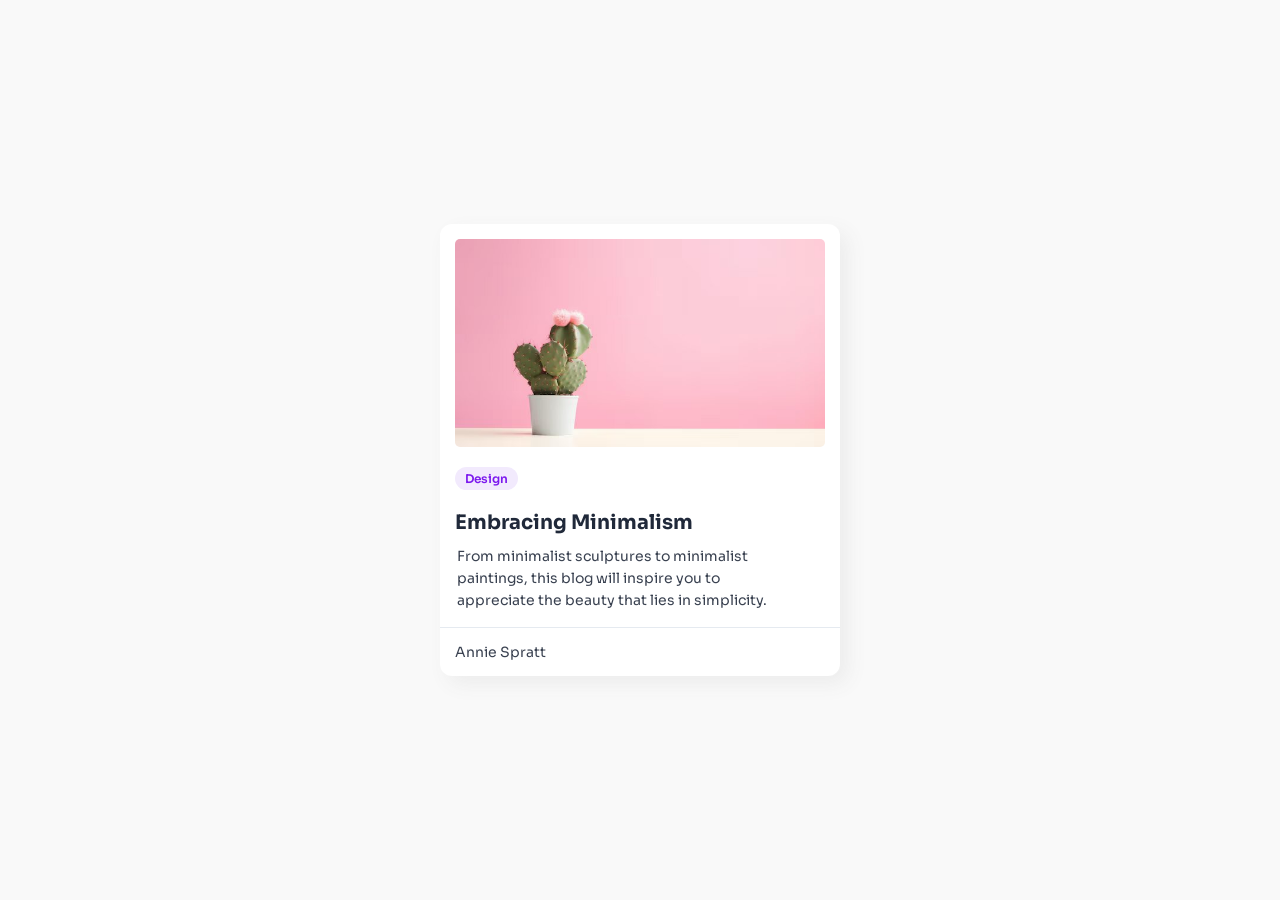
<file: docs/index.html>
<!DOCTYPE html>
<html lang="en">
  <head>
    <meta charset="UTF-8" />
    <meta name="viewport" content="width=device-width, initial-scale=1.0" />
    <title>Tarjeta</title>
    <link rel="stylesheet" href="css\desafio.css" />
    <link rel="preconnect" href="https://fonts.googleapis.com" />
    <link rel="preconnect" href="https://fonts.gstatic.com" crossorigin />
    <link
      href="https://fonts.googleapis.com/css2?family=Sora:wght@100..800&display=swap"
      rel="stylesheet"
    />
  </head>
  <body>
    <div class="card">
      <div class="card-pic">
        <img
          src="planta-cactus-rosa-flor-rosa-sobre-fondo-rosa_835197-3307.jpg"
          alt="cactus"
        />
      </div>
      <div class="card-items">
        <div class="item-tag">
        <span class="tag">Design</span>
        </div>
        <h3 class="title">Embracing Minimalism</h3>
        <p class="text">
          From minimalist sculptures to minimalist<br />
          paintings, this blog will inspire you to<br />
          appreciate the beauty that lies in simplicity.
        </p>
        <footer>
          <p class="author">Annie Spratt</p>
        </footer>
      </div>
    </div>
  </body>
</html>
</file>
